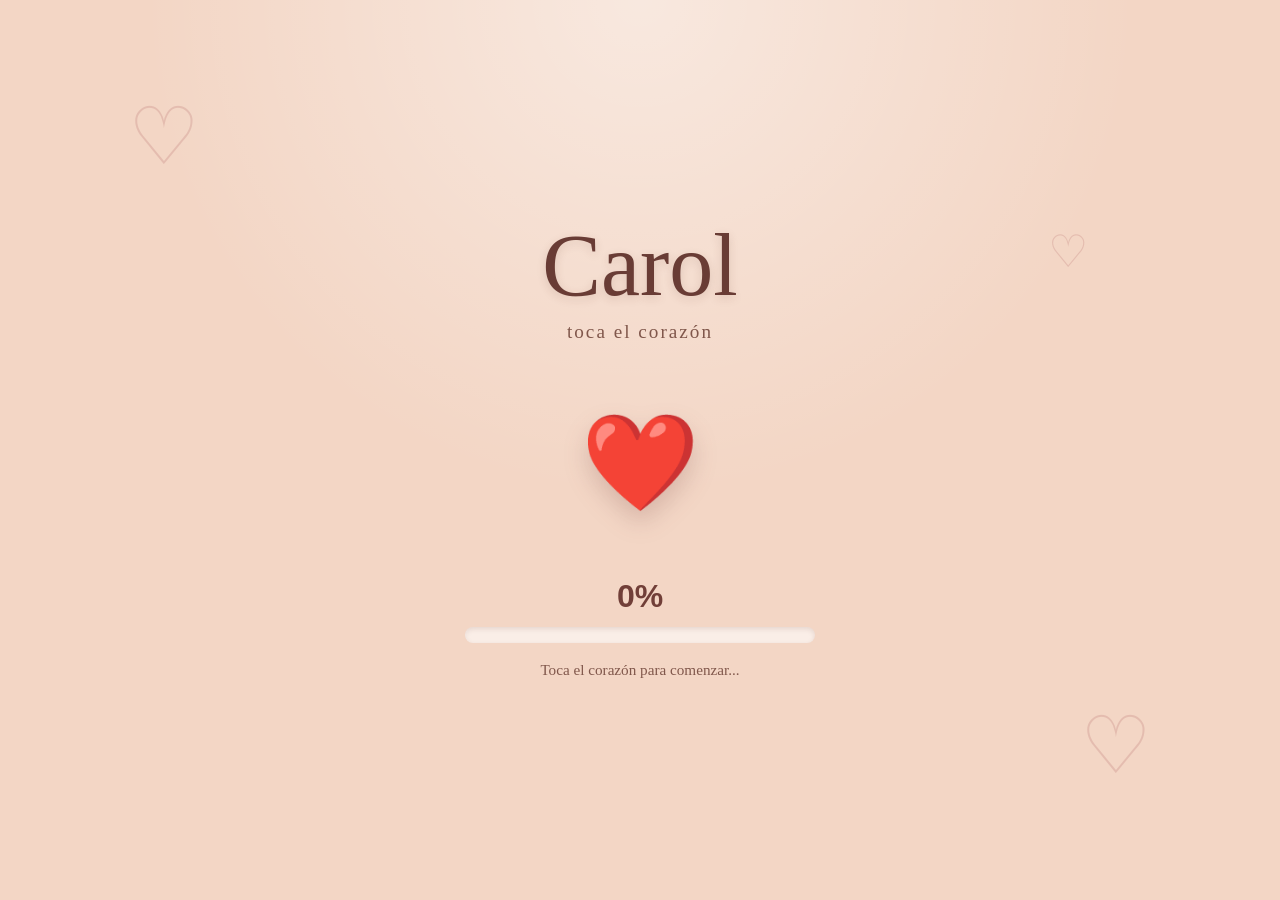
<file: index.html>
<!DOCTYPE html>
<html lang="es">
<head>
    <meta charset="UTF-8">
    <meta name="viewport" content="width=device-width, initial-scale=1.0">

    <title>Para Carol ❤️</title>

    <link rel="stylesheet" href="css/estilo.css">
</head>

<body class="pagina-inicio">

    <main class="inicio-container">

        <div class="decoracion decoracion-1">♡</div>
        <div class="decoracion decoracion-2">♡</div>
        <div class="decoracion decoracion-3">♡</div>

        <section class="inicio-contenido">

            <h1>Carol</h1>

            <p class="subtitulo">
                toca el corazón
            </p>

            <button id="corazonBtn" class="corazon-btn" aria-label="Tocar corazón">
                <span>❤️</span>
            </button>

            <div class="porcentaje-container">

                <div class="porcentaje-texto">
                    <span id="porcentaje">0</span>%
                </div>

                <div class="barra">
                    <div id="barraProgreso" class="barra-progreso"></div>
                </div>

            </div>

            <p id="mensajeProgreso" class="mensaje-progreso">
                Toca el corazón para comenzar...
            </p>

        </section>

    </main>

    <script src="js/inicio.js"></script>

</body>
</html>
</file>
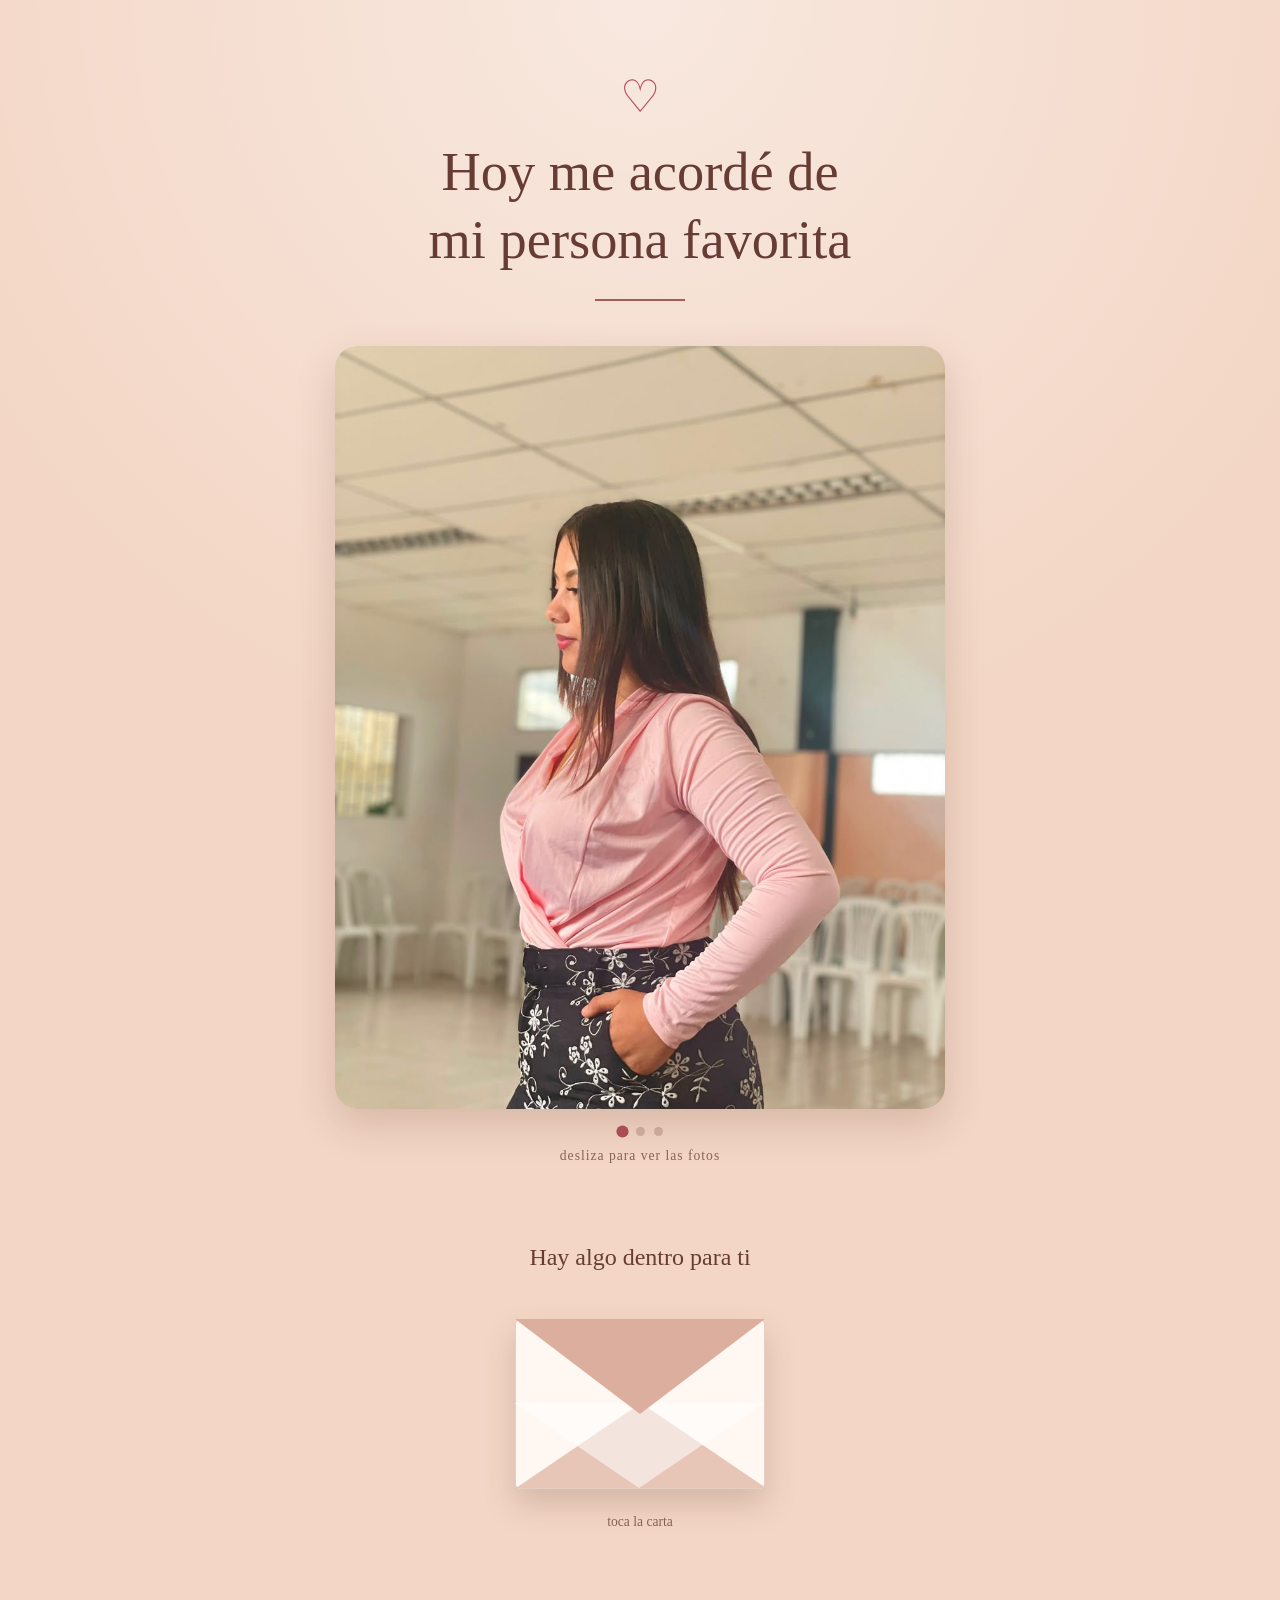
<file: carta.html>
<!DOCTYPE html>
<html lang="es">
<head>
    <meta charset="UTF-8">
    <meta name="viewport" content="width=device-width, initial-scale=1.0">

    <title>Para ti, Carol ❤️</title>

    <link rel="stylesheet" href="css/estilo.css">
</head>

<body class="pagina-carta">

    <!-- CONTENEDOR DE CORAZONES -->
    <div id="corazonesContainer"></div>


    <main class="carta-container">

        <!-- ENCABEZADO -->
        <section class="mensaje-inicial">

            <div class="pequeno-corazon">♡</div>

            <h1>
                Hoy me acordé de
                <br>
                mi persona favorita
            </h1>

            <div class="linea-decorativa"></div>

        </section>


        <!-- CARRUSEL -->
        <section class="galeria-section">

            <div class="galeria">

                <div class="galeria-track" id="galeriaTrack">

                    <div class="foto-slide">
                        <img src="img/foto1.jpg" alt="Foto 1">
                    </div>

                    <div class="foto-slide">
                        <img src="img/foto2.jpg" alt="Foto 2">
                    </div>

                    <div class="foto-slide">
                        <img src="img/foto3.jpg" alt="Foto 3">
                    </div>

                </div>

            </div>


            <div class="indicadores">

                <span class="indicador activo"></span>
                <span class="indicador"></span>
                <span class="indicador"></span>

            </div>

            <p class="desliza">
                desliza para ver las fotos
            </p>

        </section>


        <!-- CARTA CERRADA -->
        <section class="carta-section" id="cartaSection">

            <p class="texto-carta-invitacion">
                Hay algo dentro para ti
            </p>

            <button id="abrirCarta" class="sobre-btn">

                <div class="sobre">

                    <div class="sobre-base"></div>

                    <div class="sobre-tapa"></div>

                    <div class="carta-dentro">
                        <span>❤️</span>
                    </div>

                </div>

            </button>

            <p class="toca-carta">
                toca la carta
            </p>

        </section>


        <!-- CARTA ABIERTA -->
        <section id="cartaAbierta" class="carta-abierta-section">

            <div class="papel-carta">

                <div class="corazon-papel">
                    ♥
                </div>

                <h2>Para Carol</h2>

                <div class="texto-carta">

                    <p>Carol,</p>

                    <p>
                        Si algo me ha quedado claro después de todo este tiempo,
                        es lo mucho que te quiero y lo profundamente importante
                        que te has vuelto para mí. A pesar de la distancia que
                        algún día intentamos tomar, mi corazón siempre termina
                        buscándote de nuevo.
                    </p>

                    <p>
                        Me encanta volver a descubrirte, escucharte y compartir
                        momentos a tu lado. Me das una paz increíble y me haces
                        sentir que puedo ser yo mismo. No quiero apresurar nada,
                        solo quiero seguir construyendo esto bonito paso a paso,
                        con sinceridad y cariño.
                    </p>

                    <p>
                        Mi objetivo siempre ha sido y será hacerte sentir amada,
                        cuidada y valorada todos los días. Gracias por abrirte de
                        nuevo conmigo y por darme la oportunidad de estar cerca
                        de ti.
                    </p>

                    <p>
                        Te quiero muchísimo, Carol. Me alegra enormemente que
                        nos estemos encontrando otra vez. ❤️
                    </p>

                </div>

            </div>

        </section>


        <!-- FOTO FINAL -->
        <section id="finalSection" class="final-section">

            <div class="final-titulo">
                <p>Y si algo quiero...</p>
                <h2>es seguir encontrándonos ❤️</h2>
            </div>


            <div class="foto-final-container">

                <div class="brillo-final"></div>

                <img
                    src="img/foto4.jpg"
                    alt="Nuestra foto"
                    class="foto-final"
                >

            </div>


            <!-- CORAZONES QUE SE UNEN -->
            <div class="corazones-unidos">

                <div class="corazon-final izquierdo">
                    ❤️
                </div>

                <div class="corazon-final derecho">
                    ❤️
                </div>

                <div class="corazon-centro">
                    ❤️
                </div>

            </div>


            <p class="final-texto">
                ❤️
            </p>

        </section>

    </main>


    <!-- AUDIO -->
    <audio id="musica" preload="auto">
        <source src="audio/cancion.mp3" type="audio/mpeg">
        Tu navegador no soporta audio.
    </audio>


    <script src="js/carta.js"></script>

</body>
</html>
</file>
<file: css/estilo.css>
/* =========================================
   CONFIGURACIÓN GENERAL
========================================= */

* {
    margin: 0;
    padding: 0;
    box-sizing: border-box;
}

html {
    scroll-behavior: smooth;
}

body {
    font-family: Georgia, "Times New Roman", serif;

    background:
        radial-gradient(
            circle at top,
            rgba(255, 255, 255, 0.45),
            transparent 45%
        ),
        #f3d6c5;

    color: #5c3930;

    min-height: 100vh;

    overflow-x: hidden;
}


/* =========================================
   PÁGINA 1
========================================= */

.pagina-inicio {
    min-height: 100vh;

    display: flex;
    justify-content: center;
    align-items: center;

    position: relative;

    overflow: hidden;
}


/* CONTENEDOR */

.inicio-container {
    width: 100%;
    min-height: 100vh;

    display: flex;
    align-items: center;
    justify-content: center;

    position: relative;

    padding: 30px;
}


/* CONTENIDO */

.inicio-contenido {
    text-align: center;

    position: relative;
    z-index: 5;

    animation: aparecer 1.5s ease;
}


/* NOMBRE */

.inicio-contenido h1 {
    font-size: clamp(3rem, 12vw, 5.5rem);

    font-weight: normal;

    color: #693c35;

    margin-bottom: 5px;

    text-shadow:
        0 3px 10px rgba(91, 45, 36, 0.15);
}


/* SUBTÍTULO */

.subtitulo {
    font-size: 1.2rem;

    text-transform: lowercase;

    letter-spacing: 2px;

    margin-bottom: 35px;

    color: #80574b;
}


/* CORAZÓN */

.corazon-btn {
    width: 170px;
    height: 170px;

    border: none;

    background: transparent;

    cursor: pointer;

    display: flex;

    align-items: center;
    justify-content: center;

    margin: auto;

    -webkit-tap-highlight-color: transparent;
}


.corazon-btn span {
    display: block;

    font-size: 95px;

    filter:
        drop-shadow(
            0 12px 12px
            rgba(105, 52, 52, 0.2)
        );

    transition: transform 0.2s ease;
}


.corazon-btn:hover span {
    transform: scale(1.12);
}


.corazon-btn:active span {
    transform: scale(0.85);
}


/* ANIMACIÓN DEL CORAZÓN */

.corazon-pulso {
    animation: pulsoCorazon 0.55s ease;
}


@keyframes pulsoCorazon {

    0% {
        transform: scale(1);
    }

    35% {
        transform: scale(1.4);
    }

    60% {
        transform: scale(0.9);
    }

    100% {
        transform: scale(1);
    }

}


/* =========================================
   PORCENTAJE
========================================= */

.porcentaje-container {
    width: min(350px, 80vw);

    margin: 30px auto 0;
}


.porcentaje-texto {
    font-family: Arial, sans-serif;

    font-size: 2rem;

    font-weight: bold;

    color: #713f38;

    margin-bottom: 12px;
}


.barra {
    width: 100%;
    height: 16px;

    background: rgba(255, 255, 255, 0.6);

    border-radius: 50px;

    overflow: hidden;

    box-shadow:
        inset 0 2px 5px rgba(90, 45, 35, 0.12);
}


.barra-progreso {
    height: 100%;

    width: 0%;

    background: linear-gradient(
        90deg,
        #d97b78,
        #c94d58
    );

    border-radius: 50px;

    transition:
        width 0.6s cubic-bezier(.4, 0, .2, 1);

    position: relative;
}


.barra-progreso::after {
    content: "";

    position: absolute;

    top: 0;
    right: 0;

    width: 50px;
    height: 100%;

    background: rgba(255,255,255,0.35);

    filter: blur(5px);
}


/* MENSAJE */

.mensaje-progreso {
    margin-top: 18px;

    min-height: 24px;

    font-size: 0.95rem;

    color: #80574b;

    transition: opacity 0.3s ease;
}


/* =========================================
   DECORACIONES PÁGINA 1
========================================= */

.decoracion {
    position: absolute;

    color: rgba(160, 73, 76, 0.18);

    font-size: 80px;

    animation: flotar 5s ease-in-out infinite;
}


.decoracion-1 {
    top: 10%;
    left: 10%;
}


.decoracion-2 {
    bottom: 12%;
    right: 10%;

    animation-delay: 1s;
}


.decoracion-3 {
    top: 25%;
    right: 15%;

    font-size: 45px;

    animation-delay: 2s;
}


@keyframes flotar {

    0%, 100% {
        transform: translateY(0) rotate(0deg);
    }

    50% {
        transform: translateY(-20px) rotate(10deg);
    }

}


/* =========================================
   TRANSICIÓN
========================================= */

.salir-pagina {
    animation: desaparecerPagina 1s ease forwards;
}


@keyframes desaparecerPagina {

    to {
        opacity: 0;
        transform: scale(1.08);
    }

}


/* =========================================
   PÁGINA 2
========================================= */

.pagina-carta {
    min-height: 100vh;

    position: relative;
}


.carta-container {
    width: 100%;
    max-width: 650px;

    margin: auto;

    padding:
        70px 20px
        120px;

    position: relative;

    z-index: 5;
}


/* =========================================
   MENSAJE INICIAL
========================================= */

.mensaje-inicial {
    text-align: center;

    animation: aparecer 1.5s ease;
}


.pequeno-corazon {
    font-size: 45px;

    color: #b34c59;

    margin-bottom: 15px;

    animation: latido 2s infinite;
}


.mensaje-inicial h1 {
    font-size: clamp(
        2rem,
        7vw,
        3.4rem
    );

    line-height: 1.25;

    font-weight: normal;

    color: #673c35;
}


.linea-decorativa {
    width: 90px;
    height: 2px;

    background: #a65b55;

    margin: 25px auto;
}


/* =========================================
   GALERÍA
========================================= */
.galeria-section {
    margin-top: 45px;

    text-align: center;
}


.galeria {
    width: 100%;
    overflow: hidden;

    border-radius: 22px;

    box-shadow:
        0 15px 40px
        rgba(87, 44, 36, 0.18);

    background: rgba(255,255,255,0.3);

    touch-action: pan-y;
}


.galeria-track {
    display: flex;

    width: 100%;

    transition:
        transform 0.5s
        cubic-bezier(.4,0,.2,1);

    cursor: grab;
}


.foto-slide {
    min-width: 100%;

    aspect-ratio: 4 / 5;

    overflow: hidden;

    background: #ead0c0;
}


.foto-slide img {
    width: 100%;
    height: 100%;

    display: block;

    object-fit: cover;
}


/* =========================================
   INDICADORES
========================================= */

.indicadores {
    display: flex;

    justify-content: center;

    gap: 9px;

    margin-top: 18px;
}


.indicador {
    width: 9px;
    height: 9px;

    border-radius: 50%;

    background: rgba(117, 66, 57, 0.25);

    transition:
        transform 0.3s ease,
        background 0.3s ease;
}


.indicador.activo {
    transform: scale(1.35);

    background: #a94d55;
}


.desliza {
    margin-top: 12px;

    font-size: 0.85rem;

    color: #896257;

    letter-spacing: 1px;
}


/* =========================================
   CARTA CERRADA
========================================= */

.carta-section {
    margin-top: 80px;

    text-align: center;

    transition:
        opacity 0.7s ease,
        transform 0.7s ease;
}


.texto-carta-invitacion {
    font-size: 1.5rem;

    margin-bottom: 28px;

    color: #673c35;
}


.sobre-btn {
    border: none;

    background: transparent;

    cursor: pointer;

    padding: 20px;

    -webkit-tap-highlight-color: transparent;
}


.sobre {
    width: 250px;
    height: 170px;

    position: relative;

    margin: auto;

    filter:
        drop-shadow(
            0 15px 15px
            rgba(80, 40, 35, 0.18)
        );

    transition: transform 0.3s ease;
}


.sobre-btn:hover .sobre {
    transform: translateY(-8px);
}


.sobre-base {
    position: absolute;

    inset: 0;

    background: #fff7f1;

    border-radius: 5px;

    border: 1px solid #e5cfc3;

    z-index: 2;
}


.sobre-base::before {
    content: "";

    position: absolute;

    left: 0;
    bottom: 0;

    width: 0;
    height: 0;

    border-left:
        125px solid transparent;

    border-right:
        125px solid transparent;

    border-bottom:
        85px solid #e7c5b7;
}


.sobre-base::after {
    content: "";

    position: absolute;

    right: 0;
    bottom: 0;

    width: 0;
    height: 0;

    border-left:
        125px solid transparent;

    border-right:
        125px solid transparent;

    border-top:
        85px solid rgba(255,255,255,0.55);
}


/* CARTA DENTRO */

.carta-dentro {
    position: absolute;

    width: 210px;
    height: 130px;

    left: 20px;
    top: 25px;

    background: #fffdf9;

    z-index: 1;

    display: flex;

    justify-content: center;
    align-items: center;

    box-shadow:
        0 2px 10px
        rgba(80, 40, 35, 0.12);

    transition:
        transform 0.8s ease;
}


.carta-dentro span {
    font-size: 35px;
}


/* TAPA */

.sobre-tapa {
    position: absolute;

    left: 0;
    top: 0;

    width: 0;
    height: 0;

    border-left:
        125px solid transparent;

    border-right:
        125px solid transparent;

    border-top:
        95px solid #dcae9e;

    z-index: 4;

    transform-origin: top center;

    transition:
        transform 0.9s ease;
}


.toca-carta {
    margin-top: 5px;

    color: #896257;

    font-size: 0.85rem;
}


/* =========================================
   CARTA ABIERTA
========================================= */

.carta-abierta-section {
    display: none;

    opacity: 0;

    transform: translateY(40px) scale(0.95);
}


.carta-abierta-section.mostrar {
    display: block;

    animation:
        mostrarCarta
        1.2s ease forwards;
}


@keyframes mostrarCarta {

    to {
        opacity: 1;

        transform:
            translateY(0)
            scale(1);
    }

}


.papel-carta {
    margin-top: 60px;

    padding:
        45px 30px;

    background:
        linear-gradient(
            135deg,
            #fffdf9,
            #fff8f1
        );

    border-radius: 5px;

    box-shadow:
        0 15px 50px
        rgba(77, 40, 33, 0.2);

    position: relative;

    overflow: hidden;
}


.papel-carta::before {
    content: "";

    position: absolute;

    inset: 12px;

    border:
        1px solid
        rgba(174, 107, 91, 0.25);

    pointer-events: none;
}


.corazon-papel {
    text-align: center;

    font-size: 35px;

    color: #b44e58;

    margin-bottom: 10px;

    animation: latido 2s infinite;
}


.papel-carta h2 {
    text-align: center;

    font-weight: normal;

    font-size: 2rem;

    margin-bottom: 30px;

    color: #683d35;
}


.texto-carta {
    position: relative;
    z-index: 2;

    font-family:
        Georgia,
        "Times New Roman",
        serif;

    font-size: 1.05rem;

    line-height: 1.85;

    color: #593b35;
}


.texto-carta p {
    margin-bottom: 22px;
}


/* =========================================
   CORAZONES CAYENDO
========================================= */

#corazonesContainer {
    position: fixed;

    inset: 0;

    pointer-events: none;

    overflow: hidden;

    z-index: 100;
}


.corazon-cayendo {
    position: absolute;

    top: -50px;

    color: #c95562;

    font-size: 20px;

    animation:
        caerCorazon
        linear forwards;

    opacity: 0.8;
}


@keyframes caerCorazon {

    0% {
        transform:
            translateY(-50px)
            rotate(0deg);

        opacity: 0;
    }

    10% {
        opacity: 0.9;
    }

    90% {
        opacity: 0.8;
    }

    100% {
        transform:
            translateY(110vh)
            rotate(360deg);

        opacity: 0;
    }

}


/* =========================================
   SECCIÓN FINAL
========================================= */

.final-section {
    display: none;

    text-align: center;

    margin-top: 100px;

    padding-bottom: 100px;
}


.final-section.mostrar-final {
    display: block;

    animation:
        aparecerFinal
        2s ease forwards;
}


@keyframes aparecerFinal {

    from {
        opacity: 0;
        transform: translateY(80px);
    }

    to {
        opacity: 1;
        transform: translateY(0);
    }

}


.final-titulo p {
    font-size: 1.2rem;

    margin-bottom: 10px;

    color: #80574b;
}


.final-titulo h2 {
    font-size:
        clamp(1.7rem, 7vw, 2.8rem);

    font-weight: normal;

    color: #673c35;

    margin-bottom: 35px;
}


/* FOTO */

.foto-final-container {
    width: min(90vw, 500px);

    margin: auto;

    position: relative;

    border-radius: 20px;

    overflow: hidden;

    box-shadow:
        0 20px 60px
        rgba(74, 38, 31, 0.25);
}


.foto-final {
    display: block;

    width: 100%;

    height: auto;

    max-height: 650px;

    object-fit: cover;
}


/* BRILLO */

.brillo-final {
    position: absolute;

    inset: 0;

    z-index: 3;

    pointer-events: none;

    background:
        linear-gradient(
            120deg,
            transparent 20%,
            rgba(255,255,255,0.5) 50%,
            transparent 80%
        );

    transform: translateX(-100%);

    animation:
        brillo
        3s ease-in-out
        1.5s infinite;
}


@keyframes brillo {

    0% {
        transform: translateX(-100%);
    }

    50%, 100% {
        transform: translateX(100%);
    }

}


/* =========================================
   CORAZONES QUE SE UNEN
========================================= */

.corazones-unidos {
    height: 150px;

    position: relative;

    display: flex;

    align-items: center;

    justify-content: center;

    margin-top: 30px;
}


.corazon-final {
    position: absolute;

    font-size: 45px;

    filter:
        drop-shadow(
            0 5px 5px
            rgba(100, 40, 40, 0.15)
        );
}


.corazon-final.izquierdo {
    transform: translateX(-70px);

    animation:
        unirIzquierda
        2s
        ease-in-out
        forwards;
}


.corazon-final.derecho {
    transform: translateX(70px);

    animation:
        unirDerecha
        2s
        ease-in-out
        forwards;
}


@keyframes unirIzquierda {

    0% {
        transform:
            translateX(-100px)
            scale(0.7);

        opacity: 0;
    }

    60% {
        transform:
            translateX(-25px)
            scale(1.1);
    }

    100% {
        transform:
            translateX(-10px)
            scale(1);
    }

}


@keyframes unirDerecha {

    0% {
        transform:
            translateX(100px)
            scale(0.7);

        opacity: 0;
    }

    60% {
        transform:
            translateX(25px)
            scale(1.1);
    }

    100% {
        transform:
            translateX(10px)
            scale(1);
    }

}


.corazon-centro {
    position: absolute;

    font-size: 50px;

    opacity: 0;

    animation:
        aparecerCorazonCentro
        1s
        ease
        2s
        forwards,
        latido
        2s
        ease-in-out
        3s
        infinite;
}


@keyframes aparecerCorazonCentro {

    from {
        opacity: 0;

        transform: scale(0);
    }

    to {
        opacity: 1;

        transform: scale(1);
    }

}


/* =========================================
   ANIMACIONES GENERALES
========================================= */

@keyframes aparecer {

    from {
        opacity: 0;

        transform:
            translateY(25px);
    }

    to {
        opacity: 1;

        transform:
            translateY(0);
    }

}


@keyframes latido {

    0%, 100% {
        transform: scale(1);
    }

    50% {
        transform: scale(1.15);
    }

}


/* =========================================
   RESPONSIVE
========================================= */

@media (max-width: 500px) {

    .inicio-container {
        padding: 20px;
    }

    .corazon-btn {
        width: 145px;
        height: 145px;
    }

    .corazon-btn span {
        font-size: 80px;
    }

    .subtitulo {
        font-size: 1rem;
    }

    .carta-container {
        padding:
            50px 16px
            80px;
    }

    .papel-carta {
        padding:
            40px 22px;
    }

    .texto-carta {
        font-size: 0.98rem;

        line-height: 1.75;
    }

    .sobre {
        transform: scale(0.9);
    }

}
</file>
